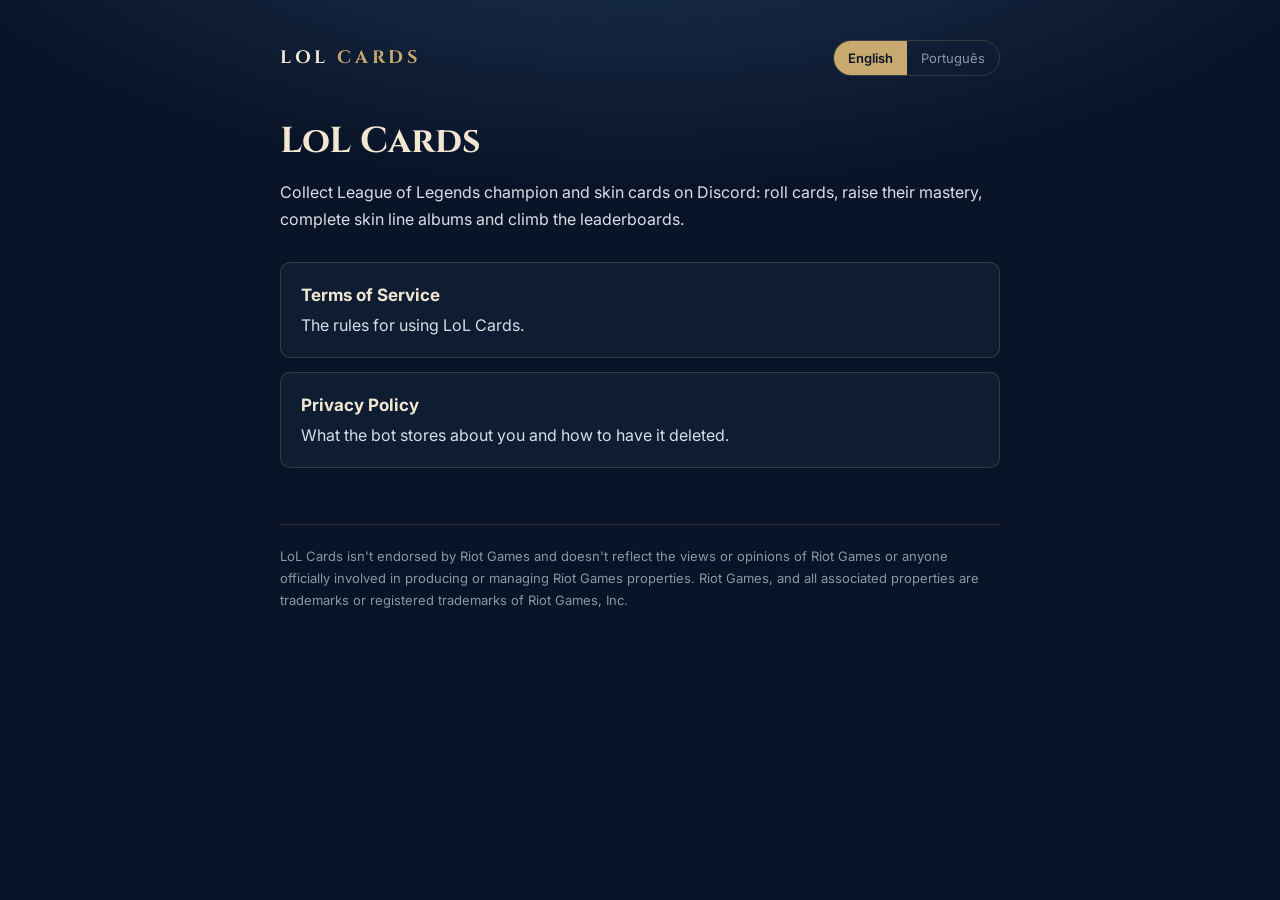
<file: index.html>
<!doctype html>
<html lang="en">
<head>
  <meta charset="utf-8">
  <meta name="viewport" content="width=device-width, initial-scale=1">
  <title>LoL Cards</title>
  <meta name="title-en" content="LoL Cards">
  <meta name="title-pt" content="LoL Cards">
  <meta name="description" content="LoL Cards: collect League of Legends champion and skin cards on Discord.">
  <link rel="preconnect" href="https://fonts.googleapis.com">
  <link rel="preconnect" href="https://fonts.gstatic.com" crossorigin>
  <link href="https://fonts.googleapis.com/css2?family=Cinzel:wght@700&family=Inter:wght@400;600&display=swap" rel="stylesheet">
  <link rel="stylesheet" href="style.css">
</head>
<body>
  <div class="wrap">
    <header>
      <a class="brand" href="./">LOL <span>CARDS</span></a>
      <div class="lang-switch" role="group" aria-label="Language">
        <button type="button" data-set-lang="en" aria-pressed="true">English</button>
        <button type="button" data-set-lang="pt" aria-pressed="false">Português</button>
      </div>
    </header>

    <main data-lang="en">
      <h1>LoL Cards</h1>
      <p>Collect League of Legends champion and skin cards on Discord: roll cards, raise their mastery, complete skin line albums and climb the leaderboards.</p>
      <nav class="cards">
        <a href="terms.html"><strong>Terms of Service</strong>The rules for using LoL Cards.</a>
        <a href="privacy.html"><strong>Privacy Policy</strong>What the bot stores about you and how to have it deleted.</a>
      </nav>
    </main>

    <main data-lang="pt" hidden>
      <h1>LoL Cards</h1>
      <p>Colecione cartas de campeões e skins de League of Legends no Discord: gire cartas, suba a maestria, complete os álbuns das linhas de skins e suba nos rankings.</p>
      <nav class="cards">
        <a href="terms.html"><strong>Termos de Serviço</strong>As regras para usar o LoL Cards.</a>
        <a href="privacy.html"><strong>Política de Privacidade</strong>O que o bot guarda sobre você e como pedir a exclusão.</a>
      </nav>
    </main>

    <footer>LoL Cards isn't endorsed by Riot Games and doesn't reflect the views or opinions of Riot Games or anyone officially involved in producing or managing Riot Games properties. Riot Games, and all associated properties are trademarks or registered trademarks of Riot Games, Inc.</footer>
  </div>
  <script src="lang.js"></script>
</body>
</html>
</file>
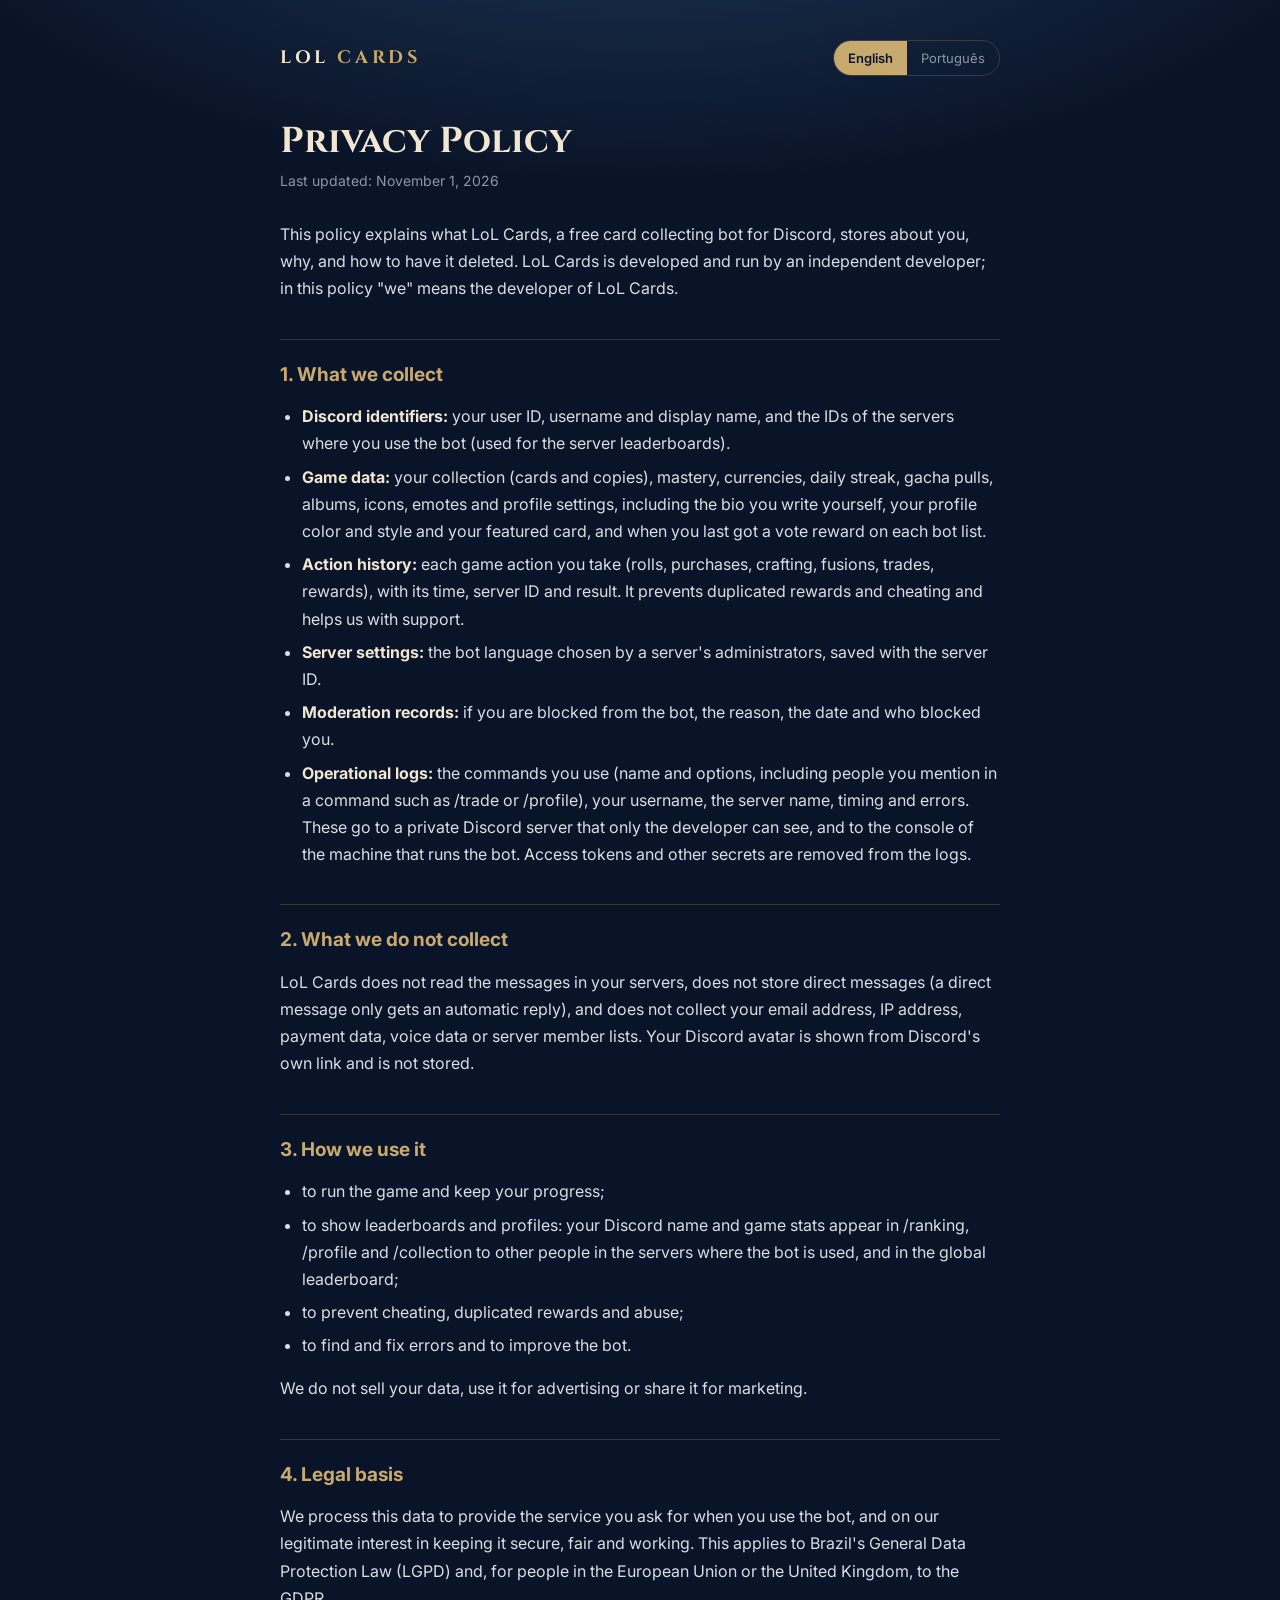
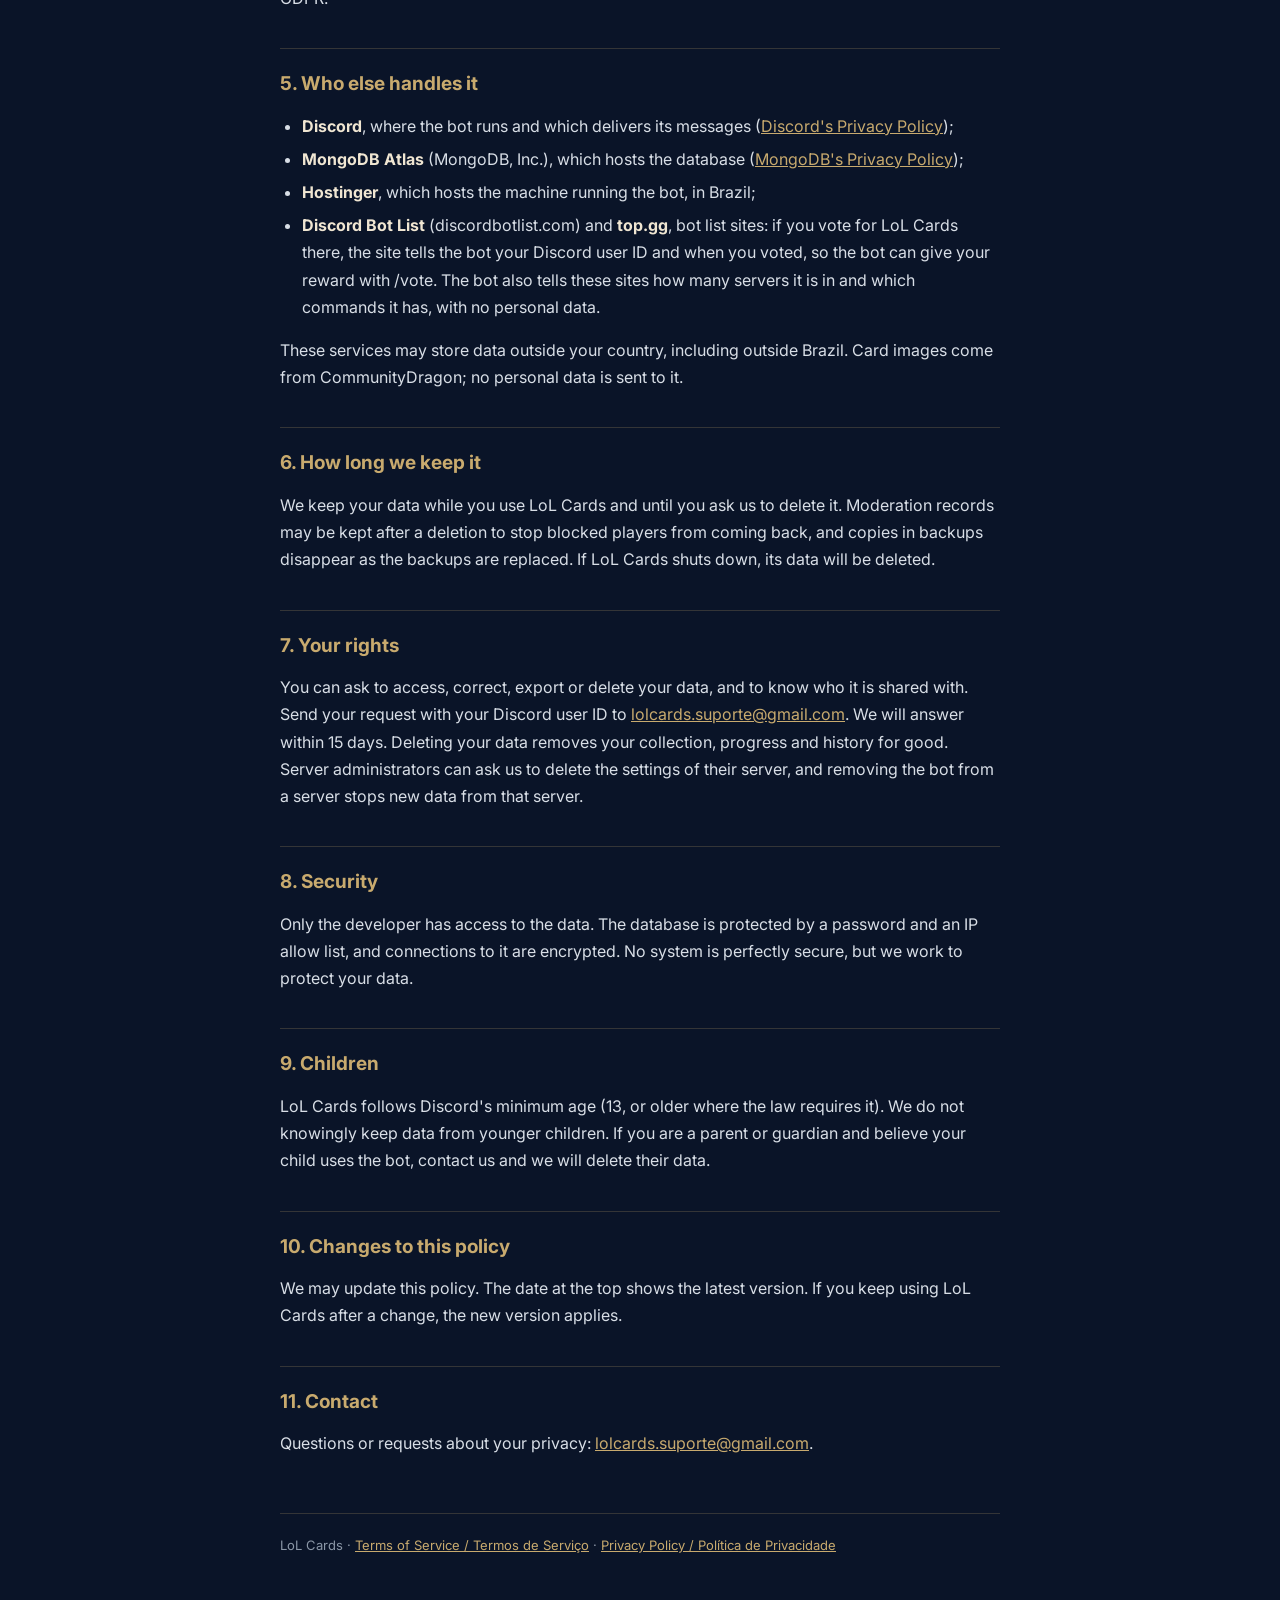
<file: privacy.html>
<!doctype html>
<html lang="en">
<head>
  <meta charset="utf-8">
  <meta name="viewport" content="width=device-width, initial-scale=1">
  <title>Privacy Policy · LoL Cards</title>
  <meta name="title-en" content="Privacy Policy · LoL Cards">
  <meta name="title-pt" content="Política de Privacidade · LoL Cards">
  <meta name="description" content="Privacy Policy of LoL Cards, the League of Legends card collecting bot for Discord.">
  <link rel="preconnect" href="https://fonts.googleapis.com">
  <link rel="preconnect" href="https://fonts.gstatic.com" crossorigin>
  <link href="https://fonts.googleapis.com/css2?family=Cinzel:wght@700&family=Inter:wght@400;600&display=swap" rel="stylesheet">
  <link rel="stylesheet" href="style.css">
</head>
<body>
  <div class="wrap">
    <header>
      <a class="brand" href="./">LOL <span>CARDS</span></a>
      <div class="lang-switch" role="group" aria-label="Language">
        <button type="button" data-set-lang="en" aria-pressed="true">English</button>
        <button type="button" data-set-lang="pt" aria-pressed="false">Português</button>
      </div>
    </header>

    <main data-lang="en">
      <h1>Privacy Policy</h1>
      <p class="updated">Last updated: November 1, 2026</p>
      <p>This policy explains what LoL Cards, a free card collecting bot for Discord, stores about you, why, and how to have it deleted. LoL Cards is developed and run by an independent developer; in this policy "we" means the developer of LoL Cards.</p>

      <h2>1. What we collect</h2>
      <ul>
        <li><strong>Discord identifiers:</strong> your user ID, username and display name, and the IDs of the servers where you use the bot (used for the server leaderboards).</li>
        <li><strong>Game data:</strong> your collection (cards and copies), mastery, currencies, daily streak, gacha pulls, albums, icons, emotes and profile settings, including the bio you write yourself, your profile color and style and your featured card, and when you last got a vote reward on each bot list.</li>
        <li><strong>Action history:</strong> each game action you take (rolls, purchases, crafting, fusions, trades, rewards), with its time, server ID and result. It prevents duplicated rewards and cheating and helps us with support.</li>
        <li><strong>Server settings:</strong> the bot language chosen by a server's administrators, saved with the server ID.</li>
        <li><strong>Moderation records:</strong> if you are blocked from the bot, the reason, the date and who blocked you.</li>
        <li><strong>Operational logs:</strong> the commands you use (name and options, including people you mention in a command such as /trade or /profile), your username, the server name, timing and errors. These go to a private Discord server that only the developer can see, and to the console of the machine that runs the bot. Access tokens and other secrets are removed from the logs.</li>
      </ul>

      <h2>2. What we do not collect</h2>
      <p>LoL Cards does not read the messages in your servers, does not store direct messages (a direct message only gets an automatic reply), and does not collect your email address, IP address, payment data, voice data or server member lists. Your Discord avatar is shown from Discord's own link and is not stored.</p>

      <h2>3. How we use it</h2>
      <ul>
        <li>to run the game and keep your progress;</li>
        <li>to show leaderboards and profiles: your Discord name and game stats appear in /ranking, /profile and /collection to other people in the servers where the bot is used, and in the global leaderboard;</li>
        <li>to prevent cheating, duplicated rewards and abuse;</li>
        <li>to find and fix errors and to improve the bot.</li>
      </ul>
      <p>We do not sell your data, use it for advertising or share it for marketing.</p>

      <h2>4. Legal basis</h2>
      <p>We process this data to provide the service you ask for when you use the bot, and on our legitimate interest in keeping it secure, fair and working. This applies to Brazil's General Data Protection Law (LGPD) and, for people in the European Union or the United Kingdom, to the GDPR.</p>

      <h2>5. Who else handles it</h2>
      <ul>
        <li><strong>Discord</strong>, where the bot runs and which delivers its messages (<a href="https://discord.com/privacy">Discord's Privacy Policy</a>);</li>
        <li><strong>MongoDB Atlas</strong> (MongoDB, Inc.), which hosts the database (<a href="https://www.mongodb.com/legal/privacy">MongoDB's Privacy Policy</a>);</li>
        <li><strong>Hostinger</strong>, which hosts the machine running the bot, in Brazil;</li>
        <li><strong>Discord Bot List</strong> (discordbotlist.com) and <strong>top.gg</strong>, bot list sites: if you vote for LoL Cards there, the site tells the bot your Discord user ID and when you voted, so the bot can give your reward with /vote. The bot also tells these sites how many servers it is in and which commands it has, with no personal data.</li>
      </ul>
      <p>These services may store data outside your country, including outside Brazil. Card images come from CommunityDragon; no personal data is sent to it.</p>

      <h2>6. How long we keep it</h2>
      <p>We keep your data while you use LoL Cards and until you ask us to delete it. Moderation records may be kept after a deletion to stop blocked players from coming back, and copies in backups disappear as the backups are replaced. If LoL Cards shuts down, its data will be deleted.</p>

      <h2>7. Your rights</h2>
      <p>You can ask to access, correct, export or delete your data, and to know who it is shared with. Send your request with your Discord user ID to <a href="mailto:lolcards.suporte@gmail.com">lolcards.suporte@gmail.com</a>. We will answer within 15 days. Deleting your data removes your collection, progress and history for good. Server administrators can ask us to delete the settings of their server, and removing the bot from a server stops new data from that server.</p>

      <h2>8. Security</h2>
      <p>Only the developer has access to the data. The database is protected by a password and an IP allow list, and connections to it are encrypted. No system is perfectly secure, but we work to protect your data.</p>

      <h2>9. Children</h2>
      <p>LoL Cards follows Discord's minimum age (13, or older where the law requires it). We do not knowingly keep data from younger children. If you are a parent or guardian and believe your child uses the bot, contact us and we will delete their data.</p>

      <h2>10. Changes to this policy</h2>
      <p>We may update this policy. The date at the top shows the latest version. If you keep using LoL Cards after a change, the new version applies.</p>

      <h2>11. Contact</h2>
      <p>Questions or requests about your privacy: <a href="mailto:lolcards.suporte@gmail.com">lolcards.suporte@gmail.com</a>.</p>
    </main>

    <main data-lang="pt" hidden>
      <h1>Política de Privacidade</h1>
      <p class="updated">Última atualização: 1 de novembro de 2026</p>
      <p>Esta política explica o que o LoL Cards, um bot gratuito do Discord para colecionar cartas, guarda sobre você, por quê e como pedir a exclusão. O LoL Cards é desenvolvido e mantido por um desenvolvedor independente; nesta política, "nós" é o desenvolvedor do LoL Cards.</p>

      <h2>1. O que coletamos</h2>
      <ul>
        <li><strong>Identificadores do Discord:</strong> seu ID de usuário, nome de usuário e nome de exibição, e os IDs dos servidores onde você usa o bot (usados nos rankings do servidor).</li>
        <li><strong>Dados do jogo:</strong> sua coleção (cartas e cópias), maestria, moedas, sequência do daily, tiradas no gacha, álbuns, ícones, emotes e configurações do perfil, incluindo a bio que você mesmo escreve, a cor e o estilo do perfil e a carta em destaque, e quando você recebeu a última recompensa de voto em cada site de bots.</li>
        <li><strong>Histórico de ações:</strong> cada ação que você faz no jogo (giros, compras, criação, fusões, trocas, recompensas), com horário, ID do servidor e resultado. Ele evita recompensas duplicadas e trapaças e ajuda no suporte.</li>
        <li><strong>Configurações do servidor:</strong> o idioma do bot escolhido pelos administradores de um servidor, salvo com o ID do servidor.</li>
        <li><strong>Registros de moderação:</strong> se você for bloqueado no bot, o motivo, a data e quem bloqueou.</li>
        <li><strong>Logs de funcionamento:</strong> os comandos que você usa (nome e opções, incluindo pessoas que você menciona em um comando, como /trade ou /profile), seu nome de usuário, o nome do servidor, o tempo de resposta e os erros. Eles vão para um servidor privado do Discord que só o desenvolvedor vê e para o console da máquina que roda o bot. Tokens de acesso e outros segredos são retirados dos logs.</li>
      </ul>

      <h2>2. O que não coletamos</h2>
      <p>O LoL Cards não lê as mensagens dos seus servidores, não guarda mensagens diretas (uma mensagem direta só recebe uma resposta automática) e não coleta seu e-mail, endereço IP, dados de pagamento, voz ou a lista de membros dos servidores. Seu avatar do Discord é mostrado pelo próprio link do Discord e não é guardado.</p>

      <h2>3. Como usamos</h2>
      <ul>
        <li>para fazer o jogo funcionar e guardar seu progresso;</li>
        <li>para mostrar rankings e perfis: seu nome do Discord e suas estatísticas do jogo aparecem no /ranking, no /profile e no /collection para outras pessoas dos servidores onde o bot é usado, e no ranking global;</li>
        <li>para evitar trapaças, recompensas duplicadas e abusos;</li>
        <li>para encontrar e corrigir erros e melhorar o bot.</li>
      </ul>
      <p>Não vendemos seus dados, não usamos para publicidade e não compartilhamos para marketing.</p>

      <h2>4. Base legal</h2>
      <p>Tratamos esses dados para prestar o serviço que você pede ao usar o bot (execução de contrato, art. 7º, V, da LGPD) e pelo nosso legítimo interesse em mantê-lo seguro, justo e funcionando (art. 7º, IX). Para pessoas na União Europeia ou no Reino Unido, valem as mesmas bases pelo GDPR.</p>

      <h2>5. Quem mais tem acesso</h2>
      <ul>
        <li><strong>Discord</strong>, onde o bot funciona e que entrega as mensagens dele (<a href="https://discord.com/privacy">Política de Privacidade do Discord</a>);</li>
        <li><strong>MongoDB Atlas</strong> (MongoDB, Inc.), que hospeda o banco de dados (<a href="https://www.mongodb.com/legal/privacy">Política de Privacidade da MongoDB</a>);</li>
        <li><strong>Hostinger</strong>, que hospeda a máquina onde o bot roda, no Brasil;</li>
        <li><strong>Discord Bot List</strong> (discordbotlist.com) e <strong>top.gg</strong>, sites de bots: se você votar no LoL Cards neles, o site informa ao bot o seu ID do Discord e quando você votou, para o bot entregar a recompensa do /vote. O bot também informa a esses sites em quantos servidores está e quais comandos tem, sem nenhum dado pessoal.</li>
      </ul>
      <p>Esses serviços podem guardar dados fora do seu país, inclusive fora do Brasil. As imagens das cartas vêm do CommunityDragon; nenhum dado pessoal é enviado a ele.</p>

      <h2>6. Por quanto tempo guardamos</h2>
      <p>Guardamos seus dados enquanto você usa o LoL Cards e até você pedir a exclusão. Registros de moderação podem ser mantidos depois de uma exclusão para impedir que jogadores bloqueados voltem, e cópias em backups somem conforme os backups são substituídos. Se o LoL Cards for encerrado, os dados serão apagados.</p>

      <h2>7. Seus direitos</h2>
      <p>Você pode pedir acesso, correção, cópia ou exclusão dos seus dados, e saber com quem eles são compartilhados (art. 18 da LGPD). Envie o pedido com seu ID de usuário do Discord para <a href="mailto:lolcards.suporte@gmail.com">lolcards.suporte@gmail.com</a>. Respondemos em até 15 dias. Apagar seus dados remove sua coleção, seu progresso e seu histórico para sempre. Administradores de servidor podem pedir a exclusão das configurações do servidor, e tirar o bot de um servidor faz ele parar de receber dados desse servidor.</p>

      <h2>8. Segurança</h2>
      <p>Só o desenvolvedor tem acesso aos dados. O banco de dados é protegido por senha e por uma lista de IPs permitidos, e as conexões com ele são criptografadas. Nenhum sistema é totalmente seguro, mas trabalhamos para proteger seus dados.</p>

      <h2>9. Crianças</h2>
      <p>O LoL Cards segue a idade mínima do Discord (13 anos, ou mais onde a lei exigir). Não guardamos de propósito dados de crianças mais novas. Se você é pai, mãe ou responsável e acredita que seu filho usa o bot, fale com a gente e apagaremos os dados.</p>

      <h2>10. Mudanças nesta política</h2>
      <p>Podemos atualizar esta política. A data no topo mostra a versão mais recente. Se você continuar usando o LoL Cards depois de uma mudança, vale a nova versão.</p>

      <h2>11. Contato</h2>
      <p>Dúvidas ou pedidos sobre sua privacidade: <a href="mailto:lolcards.suporte@gmail.com">lolcards.suporte@gmail.com</a>.</p>
    </main>

    <footer>LoL Cards · <a href="terms.html">Terms of Service / Termos de Serviço</a> · <a href="privacy.html">Privacy Policy / Política de Privacidade</a></footer>
  </div>
  <script src="lang.js"></script>
</body>
</html>
</file>
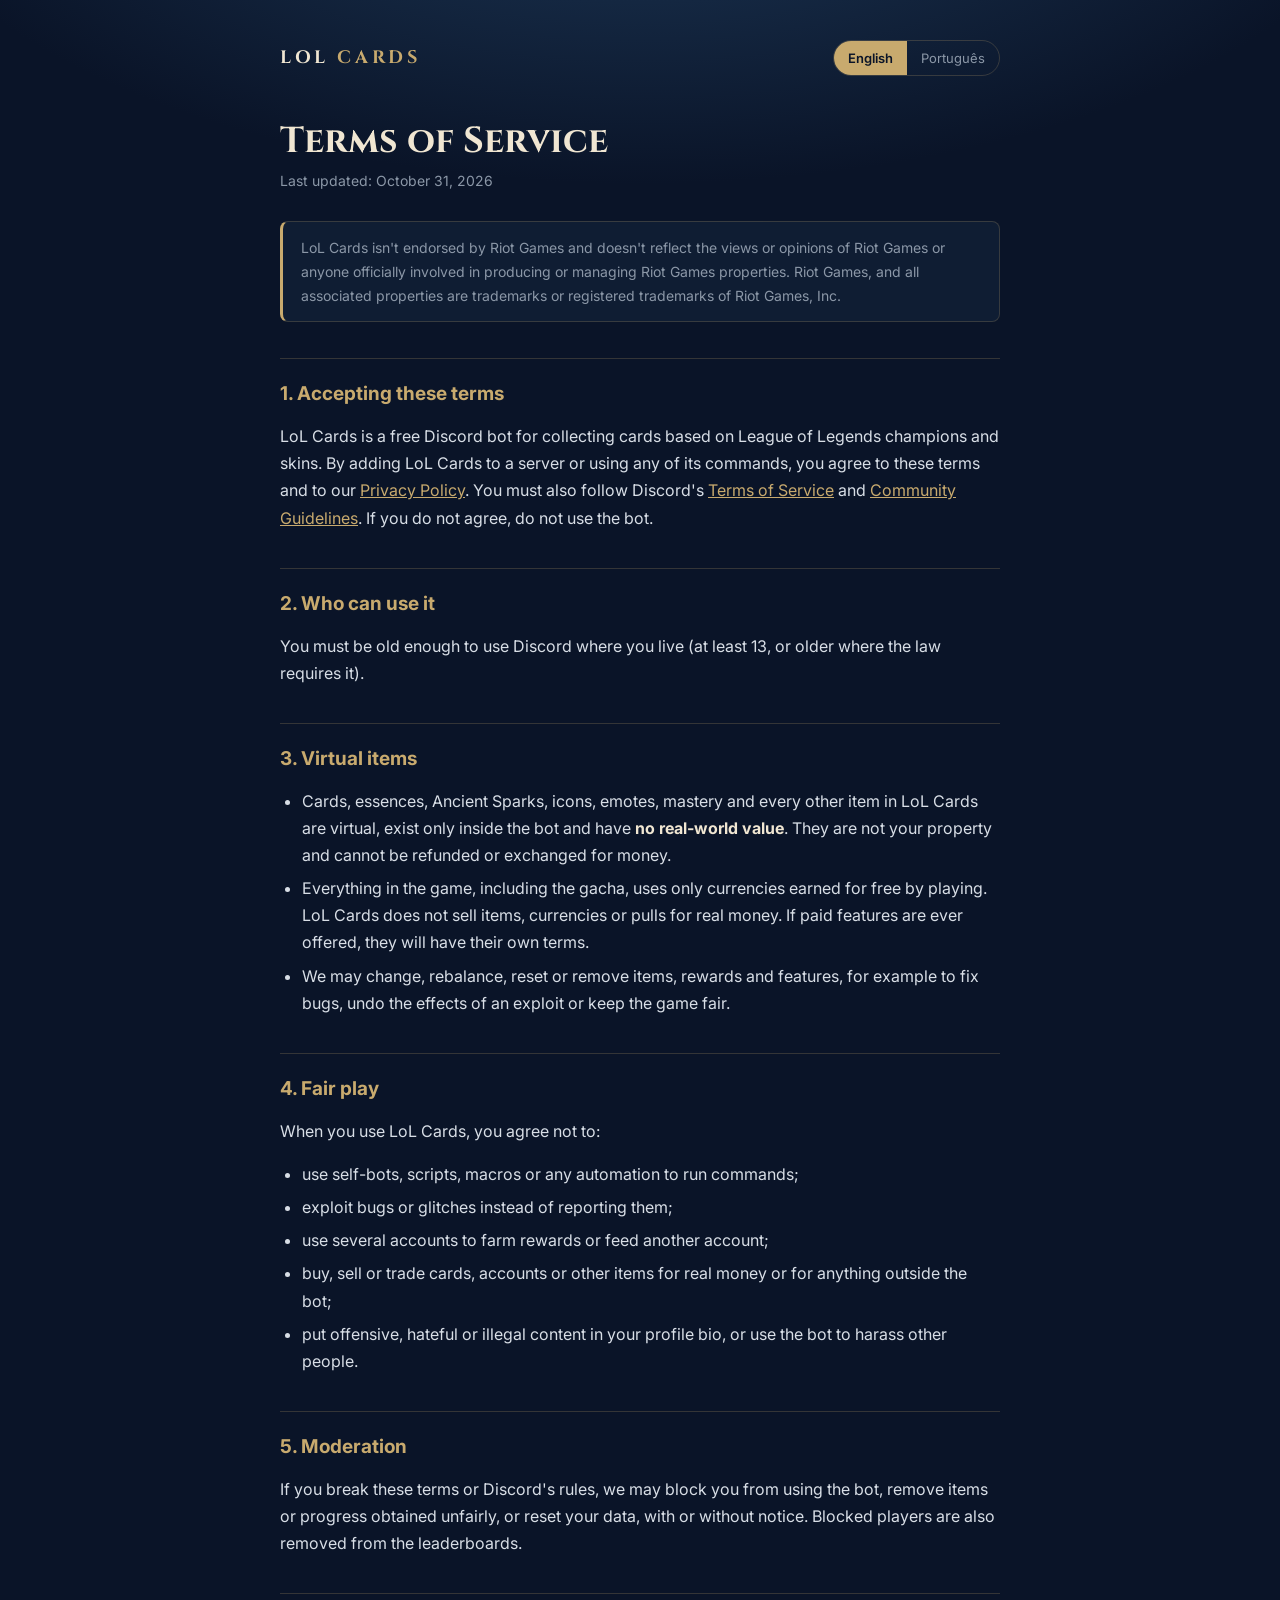
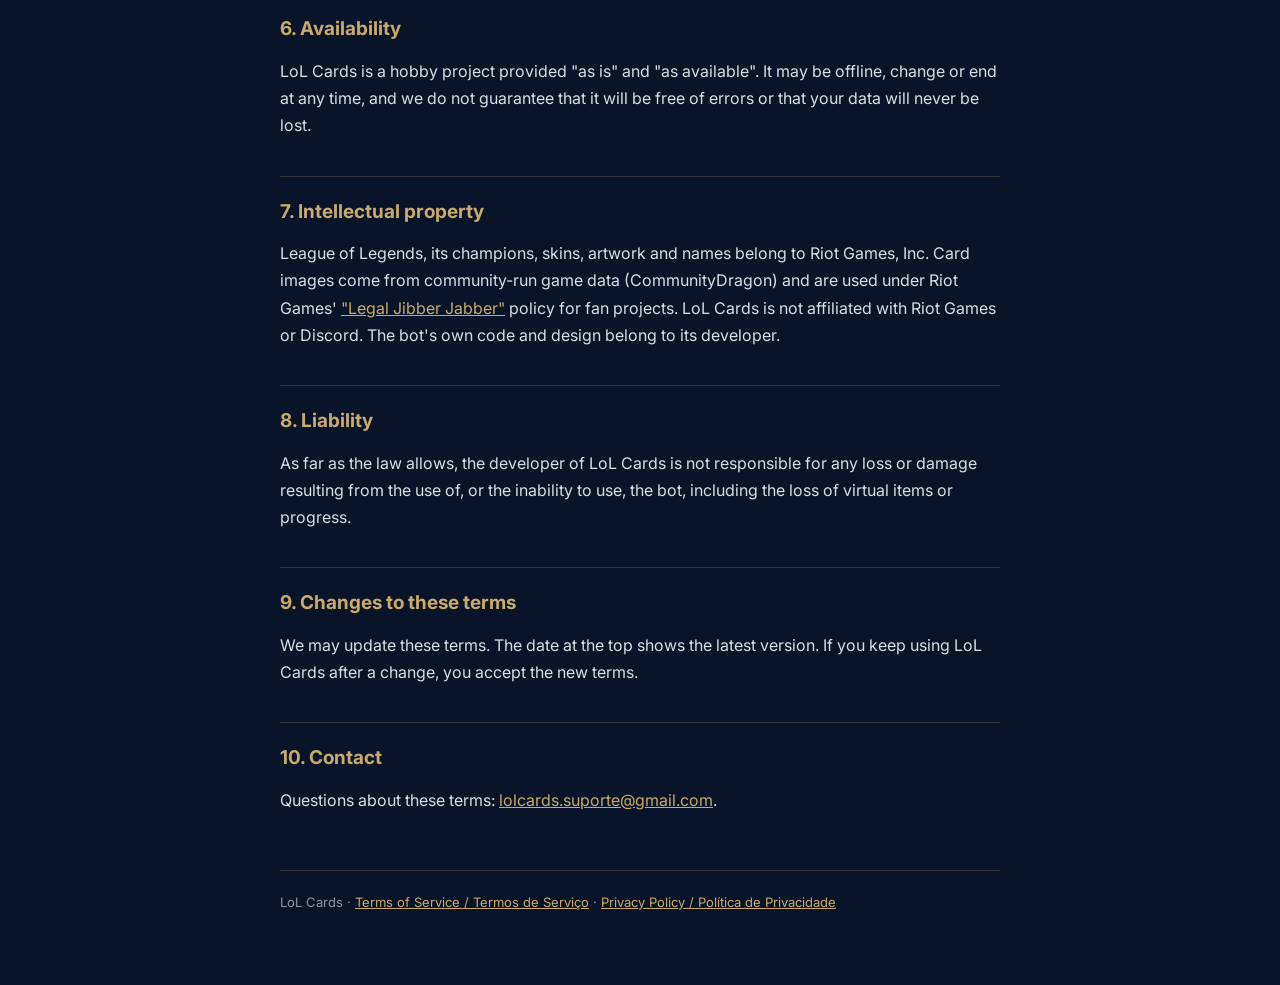
<file: terms.html>
<!doctype html>
<html lang="en">
<head>
  <meta charset="utf-8">
  <meta name="viewport" content="width=device-width, initial-scale=1">
  <title>Terms of Service · LoL Cards</title>
  <meta name="title-en" content="Terms of Service · LoL Cards">
  <meta name="title-pt" content="Termos de Serviço · LoL Cards">
  <meta name="description" content="Terms of Service of LoL Cards, the League of Legends card collecting bot for Discord.">
  <link rel="preconnect" href="https://fonts.googleapis.com">
  <link rel="preconnect" href="https://fonts.gstatic.com" crossorigin>
  <link href="https://fonts.googleapis.com/css2?family=Cinzel:wght@700&family=Inter:wght@400;600&display=swap" rel="stylesheet">
  <link rel="stylesheet" href="style.css">
</head>
<body>
  <div class="wrap">
    <header>
      <a class="brand" href="./">LOL <span>CARDS</span></a>
      <div class="lang-switch" role="group" aria-label="Language">
        <button type="button" data-set-lang="en" aria-pressed="true">English</button>
        <button type="button" data-set-lang="pt" aria-pressed="false">Português</button>
      </div>
    </header>

    <main data-lang="en">
      <h1>Terms of Service</h1>
      <p class="updated">Last updated: October 31, 2026</p>
      <p class="notice">LoL Cards isn't endorsed by Riot Games and doesn't reflect the views or opinions of Riot Games or anyone officially involved in producing or managing Riot Games properties. Riot Games, and all associated properties are trademarks or registered trademarks of Riot Games, Inc.</p>

      <h2>1. Accepting these terms</h2>
      <p>LoL Cards is a free Discord bot for collecting cards based on League of Legends champions and skins. By adding LoL Cards to a server or using any of its commands, you agree to these terms and to our <a href="privacy.html">Privacy Policy</a>. You must also follow Discord's <a href="https://discord.com/terms">Terms of Service</a> and <a href="https://discord.com/guidelines">Community Guidelines</a>. If you do not agree, do not use the bot.</p>

      <h2>2. Who can use it</h2>
      <p>You must be old enough to use Discord where you live (at least 13, or older where the law requires it).</p>

      <h2>3. Virtual items</h2>
      <ul>
        <li>Cards, essences, Ancient Sparks, icons, emotes, mastery and every other item in LoL Cards are virtual, exist only inside the bot and have <strong>no real-world value</strong>. They are not your property and cannot be refunded or exchanged for money.</li>
        <li>Everything in the game, including the gacha, uses only currencies earned for free by playing. LoL Cards does not sell items, currencies or pulls for real money. If paid features are ever offered, they will have their own terms.</li>
        <li>We may change, rebalance, reset or remove items, rewards and features, for example to fix bugs, undo the effects of an exploit or keep the game fair.</li>
      </ul>

      <h2>4. Fair play</h2>
      <p>When you use LoL Cards, you agree not to:</p>
      <ul>
        <li>use self-bots, scripts, macros or any automation to run commands;</li>
        <li>exploit bugs or glitches instead of reporting them;</li>
        <li>use several accounts to farm rewards or feed another account;</li>
        <li>buy, sell or trade cards, accounts or other items for real money or for anything outside the bot;</li>
        <li>put offensive, hateful or illegal content in your profile bio, or use the bot to harass other people.</li>
      </ul>

      <h2>5. Moderation</h2>
      <p>If you break these terms or Discord's rules, we may block you from using the bot, remove items or progress obtained unfairly, or reset your data, with or without notice. Blocked players are also removed from the leaderboards.</p>

      <h2>6. Availability</h2>
      <p>LoL Cards is a hobby project provided "as is" and "as available". It may be offline, change or end at any time, and we do not guarantee that it will be free of errors or that your data will never be lost.</p>

      <h2>7. Intellectual property</h2>
      <p>League of Legends, its champions, skins, artwork and names belong to Riot Games, Inc. Card images come from community-run game data (CommunityDragon) and are used under Riot Games' <a href="https://www.riotgames.com/en/legal">"Legal Jibber Jabber"</a> policy for fan projects. LoL Cards is not affiliated with Riot Games or Discord. The bot's own code and design belong to its developer.</p>

      <h2>8. Liability</h2>
      <p>As far as the law allows, the developer of LoL Cards is not responsible for any loss or damage resulting from the use of, or the inability to use, the bot, including the loss of virtual items or progress.</p>

      <h2>9. Changes to these terms</h2>
      <p>We may update these terms. The date at the top shows the latest version. If you keep using LoL Cards after a change, you accept the new terms.</p>

      <h2>10. Contact</h2>
      <p>Questions about these terms: <a href="mailto:lolcards.suporte@gmail.com">lolcards.suporte@gmail.com</a>.</p>
    </main>

    <main data-lang="pt" hidden>
      <h1>Termos de Serviço</h1>
      <p class="updated">Última atualização: 31 de outubro de 2026</p>
      <p class="notice">O LoL Cards não é endossado pela Riot Games e não reflete as visões ou opiniões da Riot Games nem de ninguém oficialmente envolvido na produção ou na gestão das propriedades da Riot Games. Riot Games e todas as propriedades associadas são marcas comerciais ou marcas registradas da Riot Games, Inc.</p>

      <h2>1. Aceitação destes termos</h2>
      <p>O LoL Cards é um bot gratuito do Discord para colecionar cartas de campeões e skins de League of Legends. Ao adicionar o LoL Cards a um servidor ou usar qualquer comando dele, você concorda com estes termos e com a nossa <a href="privacy.html">Política de Privacidade</a>. Você também precisa seguir os <a href="https://discord.com/terms">Termos de Serviço</a> e as <a href="https://discord.com/guidelines">Diretrizes da Comunidade</a> do Discord. Se não concordar, não use o bot.</p>

      <h2>2. Quem pode usar</h2>
      <p>Você precisa ter a idade mínima para usar o Discord no seu país (pelo menos 13 anos, ou mais onde a lei exigir).</p>

      <h2>3. Itens virtuais</h2>
      <ul>
        <li>Cartas, essências, Centelhas Ancestrais, ícones, emotes, maestria e todos os outros itens do LoL Cards são virtuais, existem só dentro do bot e <strong>não têm valor no mundo real</strong>. Eles não são sua propriedade e não podem ser reembolsados nem trocados por dinheiro.</li>
        <li>Tudo no jogo, inclusive o gacha, usa só moedas ganhas de graça jogando. O LoL Cards não vende itens, moedas nem tiradas por dinheiro de verdade. Se algum recurso pago for oferecido no futuro, ele terá termos próprios.</li>
        <li>Podemos mudar, rebalancear, zerar ou remover itens, recompensas e recursos, por exemplo para corrigir erros, desfazer o efeito de um exploit ou manter o jogo justo.</li>
      </ul>

      <h2>4. Jogo limpo</h2>
      <p>Ao usar o LoL Cards, você concorda em não:</p>
      <ul>
        <li>usar self-bots, scripts, macros ou qualquer automação para rodar comandos;</li>
        <li>aproveitar erros ou falhas em vez de avisar sobre eles;</li>
        <li>usar várias contas para farmar recompensas ou abastecer outra conta;</li>
        <li>comprar, vender ou trocar cartas, contas ou outros itens por dinheiro ou por qualquer coisa fora do bot;</li>
        <li>colocar conteúdo ofensivo, de ódio ou ilegal na bio do perfil, ou usar o bot para assediar outras pessoas.</li>
      </ul>

      <h2>5. Moderação</h2>
      <p>Se você descumprir estes termos ou as regras do Discord, podemos bloquear seu uso do bot, remover itens ou progresso obtidos de forma injusta ou zerar seus dados, com ou sem aviso. Jogadores bloqueados também saem dos rankings.</p>

      <h2>6. Disponibilidade</h2>
      <p>O LoL Cards é um projeto pessoal oferecido "como está" e "conforme disponível". Ele pode ficar fora do ar, mudar ou acabar a qualquer momento, e não garantimos que estará livre de erros nem que seus dados nunca serão perdidos.</p>

      <h2>7. Propriedade intelectual</h2>
      <p>League of Legends, seus campeões, skins, artes e nomes pertencem à Riot Games, Inc. As imagens das cartas vêm de dados do jogo mantidos pela comunidade (CommunityDragon) e são usadas conforme a política <a href="https://www.riotgames.com/en/legal">"Legal Jibber Jabber"</a> da Riot Games para projetos de fãs. O LoL Cards não tem ligação com a Riot Games nem com o Discord. O código e o design do bot pertencem ao seu desenvolvedor.</p>

      <h2>8. Responsabilidade</h2>
      <p>Na medida permitida pela lei, o desenvolvedor do LoL Cards não se responsabiliza por perdas ou danos causados pelo uso do bot, ou pela impossibilidade de usá-lo, incluindo a perda de itens virtuais ou de progresso.</p>

      <h2>9. Mudanças nestes termos</h2>
      <p>Podemos atualizar estes termos. A data no topo mostra a versão mais recente. Se você continuar usando o LoL Cards depois de uma mudança, aceita os novos termos.</p>

      <h2>10. Contato</h2>
      <p>Dúvidas sobre estes termos: <a href="mailto:lolcards.suporte@gmail.com">lolcards.suporte@gmail.com</a>.</p>
    </main>

    <footer>LoL Cards · <a href="terms.html">Terms of Service / Termos de Serviço</a> · <a href="privacy.html">Privacy Policy / Política de Privacidade</a></footer>
  </div>
  <script src="lang.js"></script>
</body>
</html>
</file>
<file: style.css>
:root {
  --bg: #0a1428;
  --panel: #0f1d33;
  --gold: #c8aa6e;
  --gold-light: #f0e6d2;
  --text: #d8dee6;
  --muted: #8b97a7;
  --line: rgba(200, 170, 110, 0.22);
}

* {
  box-sizing: border-box;
}

html {
  background: var(--bg);
}

body {
  margin: 0;
  background: radial-gradient(1100px 520px at 50% -180px, #1e3a5a 0%, rgba(10, 20, 40, 0) 70%) no-repeat, var(--bg);
  color: var(--text);
  font: 16px/1.7 'Inter', system-ui, -apple-system, 'Segoe UI', Roboto, sans-serif;
}

.wrap {
  max-width: 760px;
  margin: 0 auto;
  padding: 40px 20px 72px;
}

header {
  display: flex;
  align-items: center;
  justify-content: space-between;
  flex-wrap: wrap;
  gap: 16px;
  margin-bottom: 44px;
}

.brand {
  color: var(--gold-light);
  font-family: 'Cinzel', Georgia, serif;
  font-size: 18px;
  font-weight: 700;
  letter-spacing: 0.2em;
  text-decoration: none;
}

.brand span {
  color: var(--gold);
}

.lang-switch {
  display: inline-flex;
  border: 1px solid var(--line);
  border-radius: 999px;
  overflow: hidden;
}

.lang-switch button {
  padding: 6px 14px;
  border: 0;
  background: transparent;
  color: var(--muted);
  font: inherit;
  font-size: 13px;
  cursor: pointer;
}

.lang-switch button[aria-pressed='true'] {
  background: var(--gold);
  color: var(--bg);
  font-weight: 600;
}

h1 {
  margin: 0 0 6px;
  color: var(--gold-light);
  font-family: 'Cinzel', Georgia, serif;
  font-size: clamp(28px, 6vw, 36px);
  line-height: 1.2;
}

.updated {
  margin: 0 0 28px;
  color: var(--muted);
  font-size: 14px;
}

h2 {
  margin: 36px 0 8px;
  padding-top: 22px;
  border-top: 1px solid var(--line);
  color: var(--gold);
  font-size: 19px;
  line-height: 1.35;
}

p,
li {
  overflow-wrap: anywhere;
}

ul {
  padding-left: 22px;
}

li + li {
  margin-top: 6px;
}

a {
  color: var(--gold);
}

strong {
  color: var(--gold-light);
}

.notice {
  margin: 0 0 8px;
  padding: 14px 18px;
  border: 1px solid var(--line);
  border-left: 3px solid var(--gold);
  border-radius: 8px;
  background: var(--panel);
  color: var(--muted);
  font-size: 14px;
}

.cards {
  display: grid;
  gap: 14px;
  margin-top: 28px;
}

.cards a {
  display: block;
  padding: 18px 20px;
  border: 1px solid var(--line);
  border-radius: 10px;
  background: var(--panel);
  color: var(--text);
  text-decoration: none;
}

.cards a:hover {
  border-color: var(--gold);
}

.cards strong {
  display: block;
  margin-bottom: 2px;
  font-size: 17px;
}

footer {
  margin-top: 56px;
  padding-top: 20px;
  border-top: 1px solid var(--line);
  color: var(--muted);
  font-size: 13px;
}
</file>
